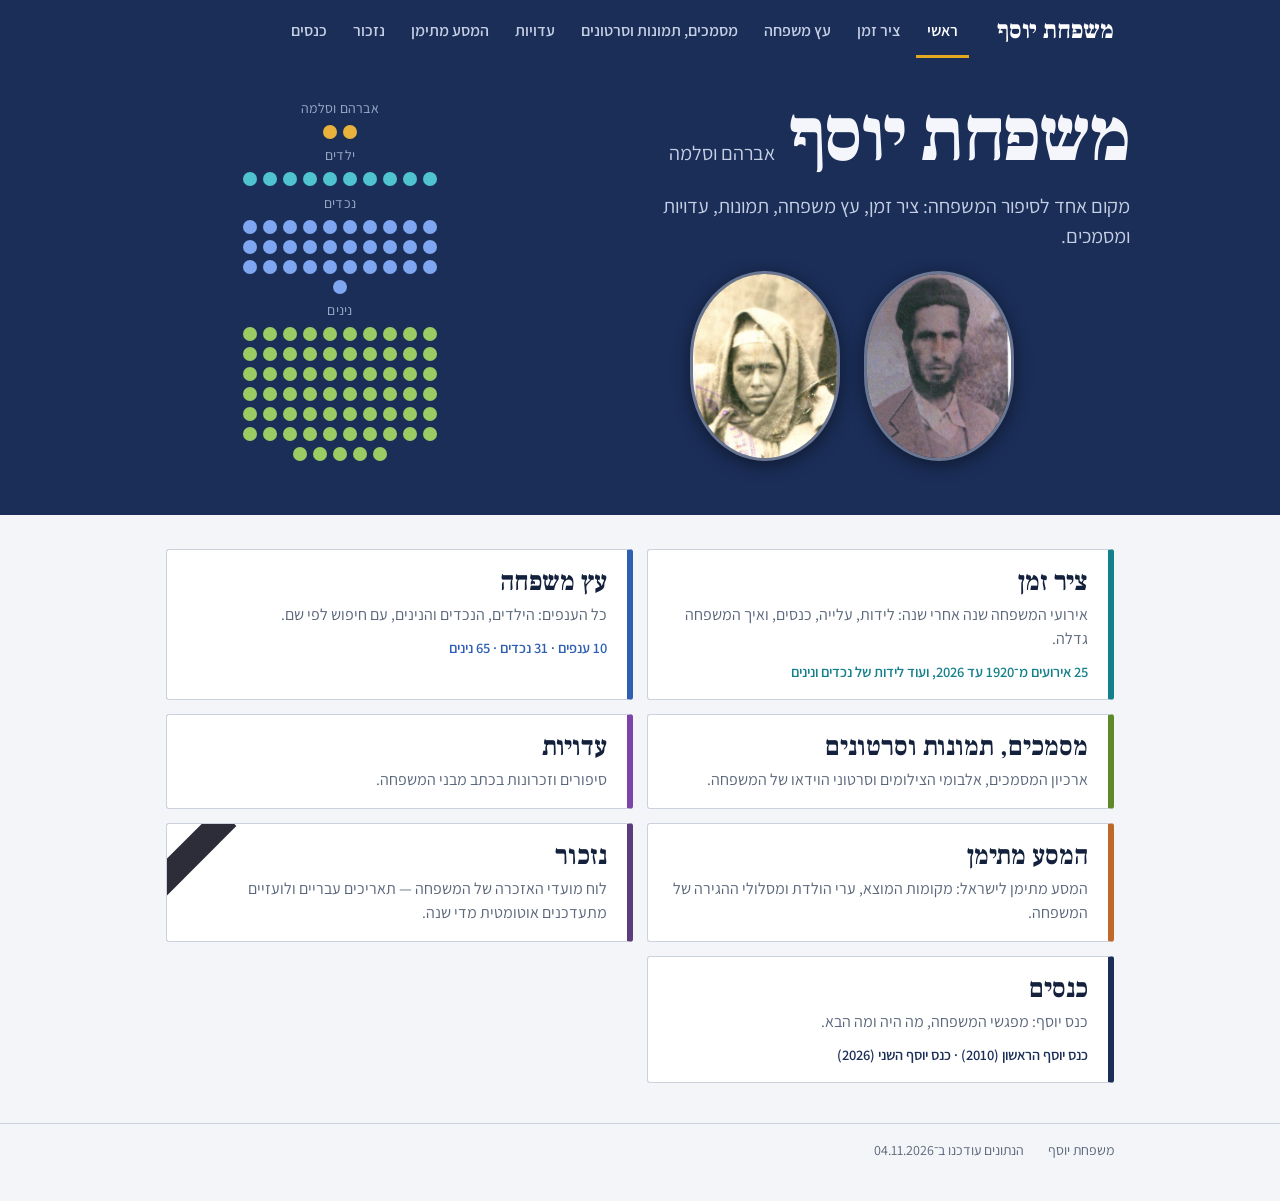
<file: index.html>
﻿<!doctype html>
<html lang="he" dir="rtl">
<head>
<meta charset="utf-8">
<meta name="viewport" content="width=device-width, initial-scale=1">
<meta name="robots" content="noindex,nofollow">
<meta name="referrer" content="no-referrer">
<title>דף הבית · משפחת יוסף</title>
<link rel="preconnect" href="https://fonts.googleapis.com"><link rel="preconnect" href="https://fonts.gstatic.com" crossorigin><link href="https://fonts.googleapis.com/css2?family=Assistant:wght@400;600;700&family=Frank+Ruhl+Libre:wght@500;700;900&display=swap" rel="stylesheet">
<link rel="stylesheet" href="assets/site.css">
</head>
<body>
<a class="skip" href="#main">דלגו לתוכן</a>
<header class="site"><div class="in"><a class="brand" href="index.html">משפחת יוסף</a><nav class="nav" aria-label="ניווט ראשי"><a href="index.html" aria-current="page">ראשי</a> <a href="timeline.html">ציר זמן</a> <a href="tree.html">עץ משפחה</a> <a href="photos.html">מסמכים, תמונות וסרטונים</a> <a href="stories.html">עדויות</a> <a href="geo.html">המסע מתימן</a> <a href="memorial.html">נזכור</a> <a href="meetings.html">כנסים</a></nav></div></header>
<section class="hero"><div class="in"><div><h1>משפחת יוסף <span class="hero-sub">אברהם וסלמה</span></h1><p>מקום אחד לסיפור המשפחה: ציר זמן, עץ משפחה, תמונות, עדויות ומסמכים.</p><div class="hero-portraits"><figure class="hero-oval"><img src="assets/hero-avraham.jpg" alt="אברהם יוסף"></figure><figure class="hero-oval"><img src="assets/hero-salma.jpg" alt="סלמה יוסף"></figure></div></div><div class="gens" id="gens"></div></div></section>
<main id="main"><div class="tiles"><a class="tile t-timeline" href="timeline.html"><h2>ציר זמן</h2><p>אירועי המשפחה שנה אחרי שנה: לידות, עלייה, כנסים, ואיך המשפחה גדלה.</p><div class=st id=st-timeline></div></a>
<a class="tile t-tree" href="tree.html"><h2>עץ משפחה</h2><p>כל הענפים: הילדים, הנכדים והנינים, עם חיפוש לפי שם.</p><div class=st id=st-tree></div></a>
<a class="tile t-photos" href="photos.html"><h2>מסמכים, תמונות וסרטונים</h2><p>ארכיון המסמכים, אלבומי הצילומים וסרטוני הוידאו של המשפחה.</p></a>
<a class="tile t-stories" href="stories.html"><h2>עדויות</h2><p>סיפורים וזכרונות בכתב מבני המשפחה.</p></a>
<a class="tile t-geo" href="geo.html"><h2>המסע מתימן</h2><p>המסע מתימן לישראל: מקומות המוצא, ערי הולדת ומסלולי ההגירה של המשפחה.</p></a>
<a class="tile t-memorial" href="memorial.html"><h2>נזכור</h2><p>לוח מועדי האזכרה של המשפחה — תאריכים עבריים ולועזיים מתעדכנים אוטומטית מדי שנה.</p></a>
<a class="tile t-meet" href="meetings.html"><h2>כנסים</h2><p>כנס יוסף: מפגשי המשפחה, מה היה ומה הבא.</p><div class=st id=st-meet></div></a>
</div></main>
<footer class="sitefoot"><div class="in"><span>משפחת יוסף</span> <span id="built"></span></div></footer>
<script src="assets/data.js"></script>
<script src="assets/common.js"></script>
<script src="assets/home.js"></script>
</body>
</html>
</file>
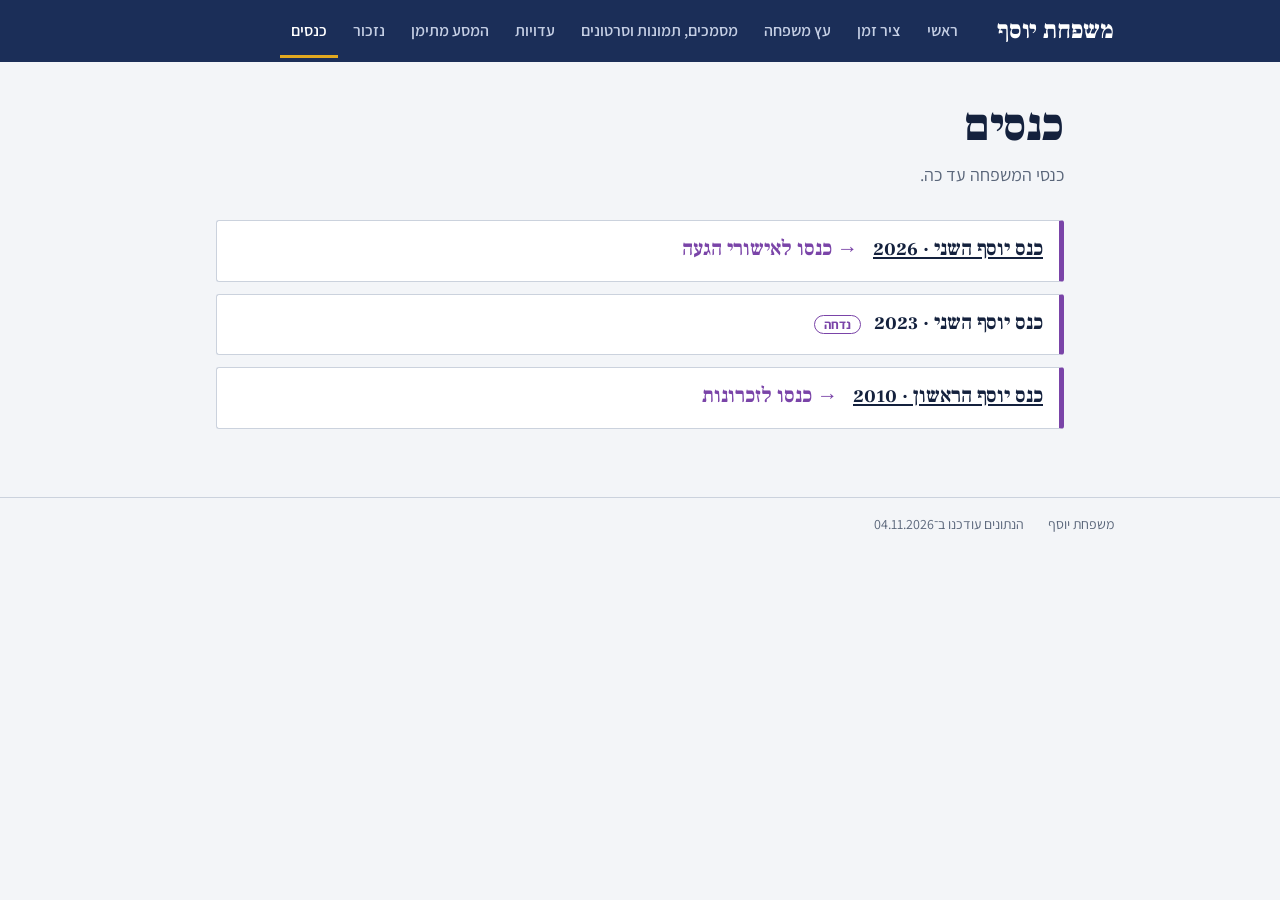
<file: meetings.html>
﻿<!doctype html>
<html lang="he" dir="rtl">
<head>
<meta charset="utf-8">
<meta name="viewport" content="width=device-width, initial-scale=1">
<meta name="robots" content="noindex,nofollow">
<meta name="referrer" content="no-referrer">
<title>כנסים · משפחת יוסף</title>
<link rel="preconnect" href="https://fonts.googleapis.com"><link rel="preconnect" href="https://fonts.gstatic.com" crossorigin><link href="https://fonts.googleapis.com/css2?family=Assistant:wght@400;600;700&family=Frank+Ruhl+Libre:wght@500;700;900&display=swap" rel="stylesheet">
<link rel="stylesheet" href="assets/site.css">
</head>
<body>
<a class="skip" href="#main">דלגו לתוכן</a>
<header class="site"><div class="in"><a class="brand" href="index.html">משפחת יוסף</a><nav class="nav" aria-label="ניווט ראשי"><a href="index.html">ראשי</a> <a href="timeline.html">ציר זמן</a> <a href="tree.html">עץ משפחה</a> <a href="photos.html">מסמכים, תמונות וסרטונים</a> <a href="stories.html">עדויות</a> <a href="geo.html">המסע מתימן</a> <a href="memorial.html">נזכור</a> <a href="meetings.html" aria-current="page">כנסים</a></nav></div></header>
<div class="pagehead"><h1>כנסים</h1><p>כנסי המשפחה עד כה.</p></div><main id="main" class="simple"><div class="docs" id="meets"></div></main>
<footer class="sitefoot"><div class="in"><span>משפחת יוסף</span> <span id="built"></span></div></footer>
<script src="assets/data.js"></script>
<script src="assets/common.js"></script>
<script src="assets/meetings.js?v=3"></script>
</body>
</html>
</file>
<file: assets/site.css>
/* משפחת יוסף · shared styles for all pages */
:root {
  --paper: #F3F5F8;
  --card: #FFFFFF;
  --ink: #14213D;
  --muted: #5A667A;
  --rule: #CBD2DD;
  --indigo: #1B2E58;
  --c-birth: #14808B;
  --c-grand: #2F5FB3;
  --c-great: #5E8A2A;
  --c-death: #C42B2B;
  --c-milestone: #B97F0A;
  --c-conference: #7A44A8;
  --hl: #FFF1C7;
  --hl-edge: #E2A81F;
  --c-male: #8EC5E6;
  --c-female: #F4A7B9;
  --serif: "Frank Ruhl Libre", "David", "Times New Roman", serif;
  --sans: "Assistant", "Segoe UI", "Arial Hebrew", Arial, sans-serif;
  color-scheme: light;
}
@media (prefers-color-scheme: dark) {
  :root {
    --paper: #0E1527; --card: #16203A; --ink: #E7EBF4; --muted: #9CA8BF; --rule: #2B3B5E; --indigo: #0A1124;
    --c-birth: #4FC3CF; --c-grand: #7FA6F0; --c-great: #9BCB63; --c-death: #FF7B7B; --c-milestone: #EBB544; --c-conference: #C39BEE;
    --hl: #3A3220; --hl-edge: #EBB544;
    --c-male: #5AABDE; --c-female: #EC8FAD;
    color-scheme: dark;
  }
}
* { box-sizing: border-box; }
html { scroll-behavior: smooth; }
body { margin: 0; background: var(--paper); color: var(--ink); font-family: var(--sans); font-size: 17px; line-height: 1.5; }
a { color: inherit; }
:focus-visible { outline: 3px solid var(--hl-edge); outline-offset: 2px; }
.skip { position: absolute; inset-inline-start: 8px; top: -60px; background: var(--card); color: var(--ink); padding: 8px 14px; z-index: 20; border: 2px solid var(--hl-edge); }
.skip:focus { top: 8px; }

/* ---------- site header and navigation (every page) ---------- */
.site { background: var(--indigo); color: #F4F6FB; }
.site .in { max-width: 980px; margin: 0 auto; padding: 0 16px; display: flex; align-items: center; gap: 8px 28px; flex-wrap: wrap; }
.brand { font-family: var(--serif); font-weight: 900; font-size: 25px; text-decoration: none; padding: 12px 0; color: #fff; }
.nav { display: flex; flex-wrap: wrap; gap: 0 4px; }
.nav a { display: block; padding: 15px 11px 12px; text-decoration: none; color: #C5CFE4; font-weight: 600; font-size: 16px; border-bottom: 3px solid transparent; }
.nav a:hover { color: #fff; }
.nav a[aria-current="page"] { color: #fff; border-bottom-color: var(--hl-edge); }

/* ---------- page heading (inner pages) ---------- */
.pagehead { max-width: 880px; margin: 0 auto; padding: 38px 16px 14px; }
.pagehead h1 { font-family: var(--serif); font-weight: 900; font-size: clamp(30px, 5vw, 46px); line-height: 1.12; margin: 0 0 10px; letter-spacing: -.01em; }
.pagehead p { margin: 0; max-width: 38em; color: var(--muted); font-size: 18px; }

/* ---------- landing page ---------- */
.hero { background-color: var(--indigo); color: #F4F6FB; padding: 18px 16px 54px; position: relative; }
.hero .in { max-width: 980px; margin: 0 auto; display: grid; grid-template-columns: 1fr 380px; gap: 28px 44px; align-items: stretch; position: relative; z-index: 1; }
.hero-right { display: flex; flex-direction: column; gap: 20px; align-items: center; }
.hero-portraits { display: flex; gap: 24px; justify-content: center; margin-top: 20px; }
.hero-oval { margin: 0; width: 150px; height: 190px; border-radius: 50% / 45%; overflow: hidden; border: 3px solid rgba(255,255,255,0.35); box-shadow: 0 4px 18px rgba(0,0,0,0.45); flex-shrink: 0; }
.hero-oval img { width: 100%; height: 100%; object-fit: cover; display: block; }
.hero h1 { font-family: var(--serif); font-weight: 900; font-size: clamp(40px, 7.5vw, 76px); line-height: 1.02; margin: 18px 0 16px; letter-spacing: -.015em; }
.hero-sub { font-family: var(--sans); font-size: 20px; font-weight: 400; color: #C5CFE4; letter-spacing: 0; vertical-align: baseline; }
.hero p { margin: 0 0 8px; max-width: 26em; font-size: 20px; color: #C5CFE4; }
/* פירמידת דורות */
.gens { display: flex; flex-direction: column; gap: 0; padding-top: 18px; box-sizing: border-box; align-items: center; justify-content: space-between; height: 100%; }
.pyr-row { display: flex; flex-direction: column; align-items: center; gap: 6px; }
.pyr-dots { display: flex; flex-wrap: wrap; justify-content: center; gap: 6px; }
.pyr-dot { width: 14px; height: 14px; border-radius: 50%; display: inline-block; opacity: 0; animation: pop .4s ease-out forwards; background: var(--pdc); flex-shrink: 0; }
.pyr-lbl { font-size: 14px; color: #9BACC8; letter-spacing: .02em; }
.pyr-more { font-size: 12px; color: #9BACC8; align-self: center; padding-inline-start: 2px; }
.pyr-g1 { --pdc: #E8B23C; } /* זהב — אברהם וסלמה */
.pyr-g2 { --pdc: #4FC3CF; } /* טורקיז — ילדים */
.pyr-g3 { --pdc: #7FA6F0; } /* כחול — נכדים */
.pyr-g4 { --pdc: #9BCB63; } /* ירוק — נינים */
@keyframes pop { from { opacity: 0; transform: scale(.3); } to { opacity: 1; transform: scale(1); } }
@media (prefers-reduced-motion: reduce) { .dots i { animation: none; opacity: 1; } html { scroll-behavior: auto; } }

.tiles { max-width: 980px; margin: 0 auto; padding: 34px 16px 12px; display: grid; grid-template-columns: repeat(2, 1fr); gap: 14px; }
.tile { display: block; text-decoration: none; background: var(--card); border: 1px solid var(--rule); border-inline-start: 6px solid var(--tc); border-radius: 3px; padding: 16px 20px 16px; transition: border-color .15s, transform .15s; }
.tile:hover { transform: translateY(-2px); border-color: var(--tc); }
.tile h2 { font-family: var(--serif); font-weight: 700; font-size: 27px; line-height: 1.15; margin: 0 0 6px; }
.tile p { margin: 0; color: var(--muted); font-size: 16px; max-width: 30em; }
.tile .st { margin-top: 10px; font-size: 14.5px; font-weight: 600; color: var(--tc); }
.tile .soon { font-size: 13px; font-weight: 700; border: 1px solid var(--muted); color: var(--muted); border-radius: 999px; padding: 0 9px; margin-inline-start: 2px; vertical-align: middle; }
.t-timeline { --tc: var(--c-birth); } .t-tree { --tc: var(--c-grand); } .t-photos { --tc: var(--c-great); }
.t-stories { --tc: var(--c-conference); } .t-docs { --tc: var(--c-milestone); } .t-meet { --tc: var(--indigo); }
.t-geo { --tc: #C0682A; }
.t-memorial { --tc: #5A3D7A; position: relative; overflow: hidden; }
.t-memorial::before { content: ''; position: absolute; top: 18px; left: -32px; width: 108px; height: 26px; background: #2D2D3A; transform: rotate(-45deg); }
@media (prefers-color-scheme: dark) { .t-meet { --tc: #6C7FAE; } .t-geo { --tc: #E08850; } .t-memorial { --tc: #9B7AC8; } }

/* ---------- memorial / נזכור page ---------- */
.memwrap { max-width: 860px; margin: 0 auto; padding: 4px 16px 48px; }
.mem-header { margin-bottom: 24px; }
.mem-title { font-family: var(--serif); font-weight: 700; font-size: clamp(22px,4vw,30px); margin: 0 0 6px; color: var(--ink); }
.mem-subtitle { margin: 0; color: var(--muted); font-size: 15px; }
.mem-loading { color: var(--muted); font-size: 16px; }
.mem-table-wrap { overflow-x: auto; }
.mem-table { width: 100%; border-collapse: collapse; font-size: 16px; }
.mem-table th { background: #5A3D7A; color: #fff; font-family: var(--serif); font-weight: 700; font-size: 15px; padding: 10px 14px; text-align: right; white-space: nowrap; }
@media (prefers-color-scheme: dark) { .mem-table th { background: #3D2A5A; } }
.mem-table td { padding: 11px 14px; border-bottom: 1px solid var(--rule); vertical-align: middle; }
.mem-table tr:last-child td { border-bottom: none; }
.mem-table tbody tr:nth-child(even) { background: var(--paper); }
.mem-table tbody tr:nth-child(odd) { background: var(--card); }
.mem-table tbody tr:hover { background: var(--hl); }
.mem-name { font-weight: 600; color: var(--c-death); white-space: nowrap; }
.mem-day, .mem-hdate, .mem-greg { white-space: nowrap; color: var(--ink); }
.mem-para { color: var(--muted); font-size: 15px; }
.mem-note { margin-top: 20px; font-size: 14px; color: var(--muted); line-height: 1.6; }
@media (max-width: 600px) {
  .mem-table th, .mem-table td { padding: 8px 10px; font-size: 14px; }
  .mem-para { font-size: 13px; }
}

/* ---------- geo page ---------- */
.geowrap { max-width: 980px; margin: 0 auto; padding: 4px 16px 40px; }
.geo-map { height: 420px; border: 1px solid var(--rule); border-radius: 3px; margin-bottom: 28px; background: var(--card); }
.geo-sections { display: grid; grid-template-columns: repeat(auto-fill, minmax(260px, 1fr)); gap: 16px; }
.geo-sec { background: var(--card); border: 1px solid var(--rule); border-inline-start: 5px solid #C0682A; border-radius: 3px; padding: 16px 20px; }
.geo-sec h2 { font-family: var(--serif); font-size: 20px; font-weight: 700; margin: 0 0 8px; }
.geo-body { margin: 0; color: var(--muted); font-size: 15px; line-height: 1.6; }
.geo-marker { font-size: 22px; line-height: 1; }
/* village pin */
.geo-pin { position: relative; display: flex; flex-direction: column; align-items: center; }
.geo-pin-dot { width: 16px; height: 16px; border-radius: 50%; background: #C0682A; border: 2.5px solid #fff; box-shadow: 0 1px 4px rgba(0,0,0,.5); }
.geo-pin-lbl { margin-top: 3px; background: rgba(255,255,255,.92); border: 1px solid #C0682A; border-radius: 3px; padding: 2px 6px; white-space: nowrap; text-align: center; box-shadow: 0 1px 3px rgba(0,0,0,.25); }
.geo-pin-he { display: block; font-size: 13px; font-weight: 700; color: #222; direction: rtl; }
.geo-pin-en { display: block; font-size: 11px; color: #555; }
/* ta'izz star */
.geo-star-wrap { display: flex; flex-direction: column; align-items: center; }
.geo-star { font-size: 22px; color: #E8B800; line-height: 1; }
.geo-star-lbl { font-size: 12px; font-weight: 700; color: #222; text-align: center; background: rgba(255,255,255,.85); border-radius: 3px; padding: 1px 5px; }
/* camp marker – square dot, label offset left so it doesn't overlap Aden */
.geo-pin-camp { align-items: flex-end; }
.geo-pin-dot-camp { border-radius: 3px; background: #5B7FA6; border-color: #fff; }
.geo-pin-lbl-camp { border-color: #5B7FA6; transform: translateX(60%); }
/* route button */
.geo-route-btn button { font: inherit; font-size: 13px; font-weight: 600; padding: 5px 10px; background: #fff; border: 1.5px solid #aaa; border-radius: 3px; cursor: pointer; box-shadow: 0 1px 4px rgba(0,0,0,.2); }
.geo-route-btn button:hover { background: #f0f0f0; }
@media (max-width: 640px) { .geo-map { height: 280px; } }
@media (prefers-color-scheme: dark) { .geo-sec { border-inline-start-color: #E08850; } }
/* geo photos */
.geo-photos { display: flex; gap: 24px; flex-wrap: wrap; margin-bottom: 8px; align-items: stretch; }
.geo-photo-fig { margin: 0; flex: 1 1 260px; max-width: 480px; display: flex; flex-direction: column; }
.geo-photo-fig img { width: 100%; flex: 1; min-height: 0; object-fit: contain; object-position: top; background: #fff; display: block; border-radius: 4px; border: 1px solid var(--rule); }
.geo-photo-fig figcaption { font-size: 14px; color: var(--muted); margin-top: 8px; text-align: right; line-height: 1.4; flex-shrink: 0; }
.geo-photos-credit { font-size: 13px; color: var(--muted); margin: 12px 0 32px; }
.geo-photos-credit a { color: var(--muted); text-decoration: underline; }
.geo-photos-credit a:hover { color: var(--ink); }
/* geo document tabs */
.geo-doc-tabs { display: flex; flex-wrap: wrap; gap: 6px; margin-bottom: 0; border-bottom: 2px solid var(--rule); }
.geo-doc-tab { font: inherit; font-size: 15px; font-weight: 600; padding: 9px 18px; background: none; border: none; border-bottom: 3px solid transparent; cursor: pointer; color: var(--muted); margin-bottom: -2px; }
.geo-doc-tab:hover { color: var(--ink); }
.geo-doc-tab.active { color: var(--ink); border-bottom-color: #C0682A; }
.geo-doc-panels { margin-top: 0; }
.geo-doc-panel { display: none; padding: 28px 0; }
.geo-doc-panel.active { display: block; }
.geo-doc-panel h2 { font-family: var(--serif); font-size: 22px; font-weight: 700; margin: 0 0 14px; }
.geo-doc-panel h3 { font-family: var(--serif); font-size: 18px; font-weight: 700; margin: 22px 0 8px; color: var(--ink); }
.geo-doc-panel p, .geo-doc-panel li { color: var(--muted); font-size: 16px; line-height: 1.7; margin: 0 0 10px; }
.geo-doc-panel ul, .geo-doc-panel ol { padding-inline-start: 22px; margin: 0 0 12px; }
.geo-doc-panel li { margin-bottom: 6px; }
/* route map in tab 3 */
.geo-route-fig { margin: 0 0 24px; }
.geo-route-fig img { width: 100%; height: auto; display: block; border-radius: 4px; border: 1px solid var(--rule); }
.geo-route-fig figcaption { font-size: 14px; color: var(--muted); margin-top: 8px; text-align: center; line-height: 1.4; }
@media (max-width: 640px) { .geo-photos { flex-direction: column; } .geo-photo-fig { max-width: 100%; } }

/* ---------- placeholder / simple content pages ---------- */
.simple { max-width: 880px; margin: 0 auto; padding: 8px 16px 40px; }
.simple h2 { font-family: var(--serif); font-size: 24px; margin: 26px 0 8px; }
.simple ul { margin: 0; padding-inline-start: 22px; color: var(--ink); }
.simple li { margin: 4px 0; }
.notice { background: var(--hl); border: 1px solid var(--hl-edge); border-radius: 3px; padding: 12px 16px; margin: 8px 0 4px; max-width: 40em; }
.docs { display: grid; gap: 12px; margin-top: 10px; }
.doc { background: var(--card); border: 1px solid var(--rule); border-inline-start: 5px solid var(--c-milestone); border-radius: 3px; padding: 12px 16px; }
.doc h3 { font-family: var(--serif); font-size: 21px; margin: 0 0 4px; }
.doc p { margin: 0 0 6px; color: var(--muted); font-size: 15.5px; }
.doc a.dl { font-weight: 700; color: var(--c-grand); }

/* ---------- timeline page ---------- */
.bar { position: sticky; top: 0; z-index: 5; background: var(--paper); border-bottom: 1px solid var(--rule); border-top: 1px solid var(--rule); }
.bar .in { max-width: 880px; margin: 0 auto; padding: 10px 16px; display: flex; flex-wrap: wrap; gap: 8px; align-items: center; }
.chip { font: inherit; font-size: 15px; font-weight: 600; display: inline-flex; align-items: center; gap: 7px; padding: 5px 13px; border: 1.5px solid var(--rule); border-radius: 999px; background: var(--card); color: var(--ink); cursor: pointer; }
.chip .g { font-size: 13px; line-height: 1; }
.chip .n { font-weight: 400; color: var(--muted); }
.chip[aria-pressed="true"] { border-color: currentColor; }
.chip[aria-pressed="false"] { opacity: .5; }
.chip[data-t="birth"] { color: var(--c-birth); } .chip[data-t="grand"] { color: var(--c-grand); } .chip[data-t="great"] { color: var(--c-great); }
.chip[data-t="death"] { color: var(--c-death); } .chip[data-t="milestone"] { color: var(--c-milestone); } .chip[data-t="conference"] { color: var(--c-conference); }
.chip .l { color: var(--ink); } .chip[data-t="death"] .l { color: var(--c-death); }
.legend { margin-inline-start: auto; font-size: 14px; color: var(--muted); display: inline-flex; align-items: center; gap: 8px; }
.legend i { width: 18px; height: 12px; background: var(--hl); border: 1px solid var(--hl-edge); border-radius: 2px; display: inline-block; }

main.tl { max-width: 880px; margin: 0 auto; padding: 8px 16px 24px; }
.stage { position: relative; }
#art { position: absolute; inset: 0; overflow: visible; pointer-events: none; direction: ltr; }
#art text { font-family: var(--serif); fill: var(--muted); }
#art text.dec { font-weight: 700; font-size: 17px; fill: var(--ink); }
#art text.yr { font-size: 13px; }
#art text.gap { font-family: var(--sans); font-size: 13px; font-style: italic; direction: rtl; text-anchor: end; }
#art .spine { stroke: var(--indigo); stroke-width: 2.5; }
@media (prefers-color-scheme: dark) { #art .spine { stroke: #6C7FAE; } }
#art .spine.cut { stroke-dasharray: 2 6; stroke-linecap: round; }
#art .tick { stroke: var(--rule); stroke-width: 1; }
#art .tick.d { stroke: var(--muted); stroke-width: 1.5; }
#art .cn { fill: none; stroke-width: 1.5; opacity: .5; transition: opacity .15s, stroke-width .15s; }
#art .cn.hl { stroke-width: 2.3; opacity: .8; }
#art .cn.on { opacity: 1; stroke-width: 3; }
#art .dot { transition: transform .15s; transform-box: fill-box; transform-origin: center; }
#art .dot.on { transform: scale(1.5); }
.draw .cn { stroke-dasharray: 1; stroke-dashoffset: 1; animation: draw .9s cubic-bezier(.3,.7,.2,1) forwards; animation-delay: calc(var(--i) * 16ms); }
@keyframes draw { to { stroke-dashoffset: 0; } }
@media (prefers-reduced-motion: reduce) { .draw .cn { animation: none; stroke-dashoffset: 0; } }

ol.events { list-style: none; margin: 0; padding: 0; position: relative; }
.ev { position: absolute; background: var(--card); border: 1px solid var(--rule); border-inline-start: 5px solid var(--tc); border-radius: 3px; padding: 9px 14px 10px; display: block; }
.ev[hidden] { display: none; }
.ev.t-birth { --tc: var(--c-birth); } .ev.t-grand { --tc: var(--c-grand); } .ev.t-great { --tc: var(--c-great); }
.ev.t-death { --tc: var(--c-death); } .ev.t-milestone { --tc: var(--c-milestone); } .ev.t-conference { --tc: var(--c-conference); }
.ev.hl { background: var(--hl); border-color: var(--hl-edge); border-inline-start-color: var(--hl-edge); }
.ev.hl .when { color: var(--c-milestone); }
.ev .top { display: flex; align-items: baseline; gap: 10px; }
.ev .g { color: var(--tc); font-size: 13px; }
.ev .when { font-family: var(--serif); font-weight: 700; font-size: 21px; color: var(--tc); line-height: 1; }
.ev .tx { font-weight: 600; font-size: 18px; line-height: 1.35; }
.ev.t-grand .tx, .ev.t-great .tx { font-size: 15.5px; color: var(--tc); }
.ev.t-death .tx { color: var(--c-death); }
.ev .note { margin: 4px 0 0; font-size: 14.5px; color: var(--muted); line-height: 1.4; }
.ev .tag { font-size: 13px; font-weight: 700; color: var(--c-conference); border: 1px solid currentColor; border-radius: 999px; padding: 0 8px; margin-inline-start: 6px; white-space: nowrap; }
.ev.postponed .tx { text-decoration: line-through; text-decoration-thickness: 1.5px; text-decoration-color: var(--muted); }
.ev.postponed { border-style: dashed; border-inline-start-style: solid; }
.ev .chips { display: flex; flex-wrap: wrap; gap: 6px; margin: 8px 0 0; }
.ev .c { display: flex; flex-direction: column; padding: 3px 9px 4px; border: 1px solid var(--rule); border-inline-start: 3px solid var(--tc); border-radius: 3px; background: var(--paper); min-width: 0; }
.ev .c .nm { font-weight: 600; font-size: 16px; line-height: 1.25; }
.ev .c .pr { font-size: 12.5px; color: var(--muted); line-height: 1.25; }
.ev .c.dead .nm, .dead { color: var(--c-death); }
.dec { color: var(--c-death); }
.empty { padding: 48px 8px; text-align: center; color: var(--muted); }
.fine { max-width: 880px; margin: 0 auto; padding: 0 16px 40px; color: var(--muted); font-size: 14px; }
.fine p { margin: 4px 0; max-width: 46em; }

/* ---------- family tree page ---------- */
.treewrap { max-width: 980px; margin: 0 auto; padding: 4px 16px 40px; }
.find { display: flex; flex-wrap: wrap; gap: 10px 16px; align-items: center; margin: 4px 0 18px; }
.find input { font: inherit; font-size: 17px; padding: 9px 14px; min-width: min(100%, 320px); border: 1.5px solid var(--rule); border-radius: 3px; background: var(--card); color: var(--ink); }
.find .sum { color: var(--muted); font-size: 16px; }
.branches { display: grid; grid-template-columns: repeat(auto-fit, minmax(340px, 1fr)); gap: 14px; align-items: start; }
details.br { background: var(--card); border: 1px solid var(--rule); border-top: 4px solid var(--c-birth); border-radius: 3px; padding: 0 14px; }
details.br[hidden] { display: none; }
details.br summary { cursor: pointer; padding: 11px 0; list-style: none; display: flex; flex-wrap: wrap; align-items: baseline; gap: 4px 12px; }
details.br summary::-webkit-details-marker { display: none; }
details.br summary::before { content: "▸"; color: var(--muted); font-size: 13px; }
details.br[open] summary::before { content: "▾"; }
.br .ch { font-family: var(--serif); font-weight: 700; font-size: 21px; line-height: 1.2; }
.br .ch small { font-family: var(--sans); font-weight: 400; font-size: 14px; color: var(--muted); }
.br .cnt { font-size: 13.5px; color: var(--muted); margin-inline-start: auto; }
.br ul { list-style: none; margin: 0; padding: 0 0 12px; }
.br li.gc { padding: 7px 0 3px; border-top: 1px solid var(--rule); }
.br li.gc:first-child { border-top: 0; }
.br li[hidden] { display: none; }
.br .gname { font-weight: 700; font-size: 17px; color: var(--c-grand); }
.br .gname.dead { color: var(--c-death); }
.br .gname small { font-weight: 400; color: var(--muted); font-size: 14px; }
.br ul.kids { padding: 2px 0 6px; margin-inline-start: 4px; border-inline-start: 2px solid var(--rule); }
.br ul.kids li { padding: 1px 12px; font-size: 15.5px; }
.br ul.kids .y { color: var(--muted); font-size: 14px; }
.br ul.kids .x { color: var(--muted); font-style: italic; }
.br ul.kids .m { color: var(--muted); font-size: 13.5px; }
.br .none { margin: 0; padding: 0 0 12px; color: var(--muted); font-size: 14.5px; }
.br .rd { cursor: help; border-bottom: 1px dotted var(--c-death); }

/* ---------- footer (every page) ---------- */
.sitefoot { border-top: 1px solid var(--rule); margin-top: 28px; }
.sitefoot .in { max-width: 980px; margin: 0 auto; padding: 16px 16px 40px; color: var(--muted); font-size: 14px; display: flex; flex-wrap: wrap; gap: 4px 24px; }

@media (max-width: 640px) {
  body { font-size: 16px; }
  .site .in { gap: 0 16px; }
  .nav { flex-basis: 100%; margin: 0 -8px; }
  .nav a { padding: 8px 9px 7px; font-size: 15px; }
  .hero { padding-bottom: 38px; }
  .hero .in { grid-template-columns: 1fr; }
  .hero-portraits { gap: 14px; margin-top: 16px; }
  .hero-oval { width: 100px; height: 126px; }
  .hero-oval img { width: 100%; height: 100%; }
  .gens { height: auto; padding-top: 16px; }
  .hero p { font-size: 18px; }
  .tiles { grid-template-columns: 1fr; padding-top: 24px; }
  .legend { margin-inline-start: 0; flex-basis: 100%; }
  .bar { position: static; }
  .ev { padding: 8px 10px 9px; }
  .ev .tx { font-size: 16.5px; }
  .ev .when { font-size: 19px; }
  .branches { grid-template-columns: 1fr; }
}
@media print {
  .site, .bar, .find, .skip { display: none; }
  body { background: #fff; color: #000; }
  html { scroll-behavior: auto; }
  .ev, details.br { break-inside: avoid; }
}

/* ---------- password gate ---------- */
.locked main, .locked footer, .locked .site { visibility: hidden; }
.gate { position: fixed; inset: 0; z-index: 100; background: var(--indigo); display: grid; place-items: center; padding: 16px; }
.gate .box { background: var(--card); color: var(--ink); width: 100%; max-width: 400px; padding: 28px 26px 24px; border-radius: 3px; border-top: 5px solid var(--hl-edge); }
.gate h1 { font-family: var(--serif); font-weight: 900; font-size: 34px; line-height: 1.1; margin: 0 0 6px; }
.gate p { margin: 0 0 16px; color: var(--muted); }
.gate label.pw { display: block; font-weight: 600; margin-bottom: 6px; }
.gate input[type="password"], .gate input[type="text"] { width: 100%; font: inherit; font-size: 18px; padding: 10px 12px; border: 1.5px solid var(--rule); border-radius: 3px; background: var(--paper); color: var(--ink); direction: ltr; text-align: start; }
.gate .rem { display: flex; gap: 8px; align-items: center; margin: 12px 0 4px; font-size: 15px; color: var(--muted); }
.gate button.go { margin-top: 14px; width: 100%; font: inherit; font-weight: 700; font-size: 18px; padding: 11px; border: 0; border-radius: 3px; background: var(--indigo); color: #fff; cursor: pointer; }
.gate .err { min-height: 1.5em; margin: 10px 0 0; color: var(--c-death); font-weight: 600; }
.lockbtn { font: inherit; font-size: 14px; background: none; border: 0; padding: 0; color: var(--muted); text-decoration: underline; cursor: pointer; }
.doc button.dl { font: inherit; font-weight: 700; color: var(--c-grand); background: none; border: 0; padding: 0; cursor: pointer; text-decoration: underline; }

/* ---------- family tree diagram ---------- */
:root { --line: #8B95A8; --box: #EEF1F5; }
@media (prefers-color-scheme: dark) { :root { --line: #54648C; --box: #1D2A48; } }
.treebar { display: flex; flex-wrap: wrap; gap: 8px 14px; align-items: center; margin: 0 0 12px; }
.viewtabs { display: inline-flex; border: 1.5px solid var(--rule); border-radius: 3px; overflow: hidden; }
.viewtabs button { font: inherit; font-weight: 600; padding: 6px 18px; background: var(--card); color: var(--ink); border: 0; cursor: pointer; }
.viewtabs button[aria-pressed="true"] { background: var(--indigo); color: #fff; }
.tools { display: inline-flex; flex-wrap: wrap; gap: 8px; align-items: center; }
.tools[hidden], #treeview[hidden], #listview[hidden] { display: none; }
.tools button, .tools select { font: inherit; font-size: 15px; padding: 5px 12px; background: var(--card); color: var(--ink); border: 1.5px solid var(--rule); border-radius: 3px; cursor: pointer; }
.treebox { overflow: auto; border: 1px solid var(--rule); border-radius: 3px; background: var(--card); padding: 30px 28px 54px; max-height: 80vh; }
.treebox-fs { position: fixed; inset: 0; z-index: 500; max-height: 100vh; height: 100vh; border-radius: 0; padding: 20px; }
.tr, .tr ul { list-style: none; margin: 0; padding: 0; display: flex; justify-content: center; position: relative; width: max-content; }
.tr { margin: 0 auto; min-width: 100%; }
.tr ul { padding-top: 26px; }
.tr li { position: relative; padding: 26px 7px 0; display: flex; flex-direction: column; align-items: center; }
.tr > li { padding-top: 0; }
.tr li::before, .tr li::after { content: ""; position: absolute; top: 0; height: 26px; width: 50%; border-top: 2px solid var(--line); }
.tr li::before { right: 50%; border-right: 2px solid var(--line); }
.tr li::after { left: 50%; }
.tr > li::before, .tr > li::after { display: none; }
.tr li:first-child::after { border-top: 0; }
.tr li:last-child::before { border-top: 0; }
.tr li:only-child::after { display: none; }
.tr ul::before { content: ""; position: absolute; top: 0; left: 50%; height: 26px; border-left: 2px solid var(--line); }
.tr li.collapsed > ul { display: none; }
.nd { display: flex; align-items: center; position: relative; margin-bottom: 14px; }
.nd .link { width: 16px; border-top: 2px solid var(--line); }
.pb { min-width: 96px; max-width: 150px; padding: 6px 10px 7px; border: 2.5px solid var(--gc, var(--muted)); border-radius: 8px; background: var(--box); text-align: center; line-height: 1.25; }
.pb .n { font-weight: 700; font-size: 15.5px; overflow-wrap: anywhere; }
.pb .y { font-size: 13px; color: var(--muted); }
.pb .m { font-size: 12px; color: var(--muted); }
.pb.sp { border-style: dashed; border-color: var(--muted); background: var(--paper); }
.pb.dead .n { color: var(--c-death); }
.pb.xx .n { color: var(--muted); font-style: italic; font-weight: 600; }
.pb.hit { box-shadow: 0 0 0 4px var(--hl-edge); }
.pb.male  { border-color: var(--c-male); }
.pb.female { border-color: var(--c-female); }
.pb.male .n  { color: var(--c-male); }
.pb.female .n { color: var(--c-female); }
.br .male  { color: var(--c-male); }
.br .female { color: var(--c-female); }
.nd[data-g="0"] { --gc: var(--c-milestone); } .nd[data-g="1"] { --gc: var(--c-birth); } .nd[data-g="2"] { --gc: var(--c-grand); } .nd[data-g="3"] { --gc: var(--c-great); }
.tg { position: absolute; bottom: -14px; left: 50%; transform: translateX(-50%); min-width: 26px; height: 24px; padding: 0 7px; border: 2px solid var(--line); border-radius: 999px; background: var(--card); color: var(--ink); font: inherit; font-size: 13px; font-weight: 700; line-height: 1; cursor: pointer; z-index: 2; }
.tg:hover { border-color: var(--ink); }
@media (max-width: 640px) { .treebox { padding: 20px 12px 48px; } }
@media print { .treebar, #treeview { display: none; } #listview { display: block !important; } #listview[hidden] { display: block !important; } }

/* ── media page ─────────────────────────────────────────────── */
.mediawrap { max-width: 900px; margin: 0 auto; padding: 0 16px 60px; }
.mediawrap .viewtabs { margin-bottom: 28px; }
.mediawrap .viewtabs button[aria-selected="true"] { background: var(--indigo); color: #fff; }
.mediawrap .viewtabs button[aria-selected="false"] { background: var(--card); color: var(--ink); }
.media-group { margin-bottom: 40px; }
.media-group-title { font-family: var(--serif); font-size: 22px; font-weight: 700; color: var(--ink); margin: 0 0 16px; padding-bottom: 8px; border-bottom: 2px solid var(--rule); }
.video-grid { display: grid; grid-template-columns: repeat(auto-fill, minmax(200px, 1fr)); gap: 20px; }
.video-card { display: block; text-decoration: none; color: var(--ink); background: var(--card); border: 1px solid var(--rule); border-radius: 8px; overflow: hidden; transition: box-shadow .15s; }
.video-card:hover { box-shadow: 0 4px 16px rgba(0,0,0,.12); }
.video-thumb { position: relative; aspect-ratio: 16/9; background: #000; overflow: hidden; }
.video-thumb img { width: 100%; height: 100%; object-fit: cover; display: block; }
.play-btn { position: absolute; inset: 0; display: flex; align-items: center; justify-content: center; font-size: 36px; color: rgba(255,255,255,.88); text-shadow: 0 2px 8px rgba(0,0,0,.5); pointer-events: none; opacity: 0; transition: opacity .15s; }
.video-card:hover .play-btn { opacity: 1; }
.video-title { margin: 0; padding: 10px 12px; font-size: 14px; font-weight: 600; line-height: 1.4; }
.media-soon { color: var(--muted); font-size: 18px; padding: 40px 0; text-align: center; }
@media (max-width: 480px) { .video-grid { grid-template-columns: 1fr 1fr; gap: 12px; } }
/* photo search */
.photo-search-wrap { display: flex; align-items: center; gap: 10px; margin-bottom: 16px; }
#photo-q { flex: 1; padding: 8px 14px; border: 1px solid var(--rule); border-radius: 20px; background: var(--card); color: var(--fg); font-size: 15px; font-family: inherit; outline: none; }
#photo-q:focus { border-color: var(--teal); }
.photo-q-count { font-size: 13px; color: var(--muted); white-space: nowrap; }
/* photo sections (collapsible) */
.photo-section { border: 1px solid var(--rule); border-radius: 8px; margin-bottom: 14px; overflow: hidden; }
.photo-section-title { display: flex; align-items: center; justify-content: space-between; padding: 12px 16px; cursor: pointer; font-size: 17px; font-weight: 700; list-style: none; background: var(--card); user-select: none; }
.photo-section-title::-webkit-details-marker { display: none; }
.photo-section-title::after { content: '▸'; font-size: 13px; color: var(--muted); transition: transform .2s; flex-shrink: 0; }
.photo-section[open] > .photo-section-title::after { transform: rotate(90deg); }
.photo-section-title:hover { background: var(--hover, rgba(255,255,255,.05)); }
.photo-section-name { display: flex; align-items: baseline; gap: 4px; }
.photo-count { font-size: 13px; font-weight: 400; color: var(--muted); }
.photo-section .photo-grid { padding: 12px; }
.doc-card { display: flex; flex-direction: column; align-items: center; justify-content: center; border: 2px solid var(--rule); border-radius: 6px; padding: 16px 8px; background: var(--card); text-decoration: none; color: var(--fg); cursor: pointer; transition: border-color .15s; min-height: 140px; text-align: center; }
.doc-card:hover { border-color: var(--teal); }
.doc-icon { font-size: 40px; line-height: 1; margin-bottom: 8px; }
.doc-label { font-size: 12px; color: var(--muted); line-height: 1.4; word-break: break-word; }
/* photo gallery */
.photo-grid { display: grid; grid-template-columns: repeat(auto-fill, minmax(160px, 1fr)); gap: 10px; }
.photo-thumb { padding: 0; border: 2px solid var(--rule); border-radius: 6px; overflow: hidden; cursor: pointer; background: var(--card); transition: border-color .15s, transform .15s; }
.photo-thumb:hover, .photo-thumb:focus-visible { border-color: var(--teal); transform: scale(1.02); outline: none; }
.photo-thumb img { display: block; width: 100%; height: 140px; object-fit: cover; }
@media (max-width: 480px) { .photo-grid { grid-template-columns: 1fr 1fr; gap: 8px; } .photo-thumb img { height: 110px; } }
/* lightbox */
#lb { position: fixed; inset: 0; z-index: 1200; display: flex; align-items: center; justify-content: center; }
#lb[hidden] { display: none; }
.lb-overlay { position: absolute; inset: 0; background: rgba(0,0,0,.88); }
.lb-stage { position: relative; z-index: 1; display: flex; flex-direction: column; align-items: center; max-width: 92vw; max-height: 92vh; }
.lb-img { max-width: 88vw; max-height: 78vh; object-fit: contain; border-radius: 4px; display: block; }
.lb-caption { color: #e8e8e8; font-size: 14px; margin: 10px 0 0; text-align: center; max-width: 80vw; direction: rtl; }
.lb-close, .lb-prev, .lb-next { position: fixed; background: rgba(0,0,0,.6); border: none; color: #fff; cursor: pointer; border-radius: 50%; line-height: 1; }
.lb-close { top: 16px; left: 16px; font-size: 22px; width: 40px; height: 40px; }
.lb-prev, .lb-next { top: 50%; transform: translateY(-50%); font-size: 36px; width: 48px; height: 48px; }
.lb-prev { right: 12px; }
.lb-next { left: 12px; }
.lb-close:hover, .lb-prev:hover, .lb-next:hover { background: var(--teal); }

/* ── stories page ────────────────────────────────────────────── */
.storieswrap { max-width: 740px; margin: 0 auto; padding: 0 16px 60px; }
.testimony { background: var(--card); border-radius: 12px; box-shadow: 0 1px 4px rgba(0,0,0,.07); }
.testimony-body { padding: 32px 36px 36px; }
.story-byline { font-weight: 700; color: var(--ink); margin: 0 0 20px; }
/* letter byline — slightly larger than letter text (18px) */
.story-byline-letter { font-family: 'Assistant', sans-serif; font-size: 19px; padding-top: 24px; }
/* bio byline — slightly larger than bio text (20px) */
.story-byline-bio { font-family: var(--serif); font-size: 22px; font-weight: 700; }
.story-divider { border: none; border-top: 1px solid var(--rule); margin: 32px 0; }
/* letter — sans font (Assistant) */
.story-letter p { font-family: 'Assistant', sans-serif; font-size: 18px; line-height: 1.85; color: var(--ink); margin: 0 0 16px; }
.story-letter p:last-child { margin-bottom: 0; }
.story-letter-attr { text-align: left; font-style: italic; color: var(--muted); font-size: 15px; margin-top: 20px; }
.story-byline-sub { font-size: 16px; font-weight: 400; font-family: 'Assistant', sans-serif; color: var(--muted); }
/* biography — serif font (Frank Ruhl Libre) */
.story-bio p { font-family: var(--serif); font-size: 20px; line-height: 1.85; color: var(--ink); margin: 0 0 18px; font-weight: 500; }
.story-bio p:last-child { margin-bottom: 0; }
.story-bio h3 { font-family: var(--serif); font-size: 20px; font-weight: 700; color: var(--indigo); margin: 28px 0 10px; }
.story-bio h3:first-child { margin-top: 0; }
@media (max-width: 600px) { .testimony-body { padding: 20px 18px 28px; } .story-letter p { font-size: 16px; } .story-bio p { font-size: 18px; } }
</file>
